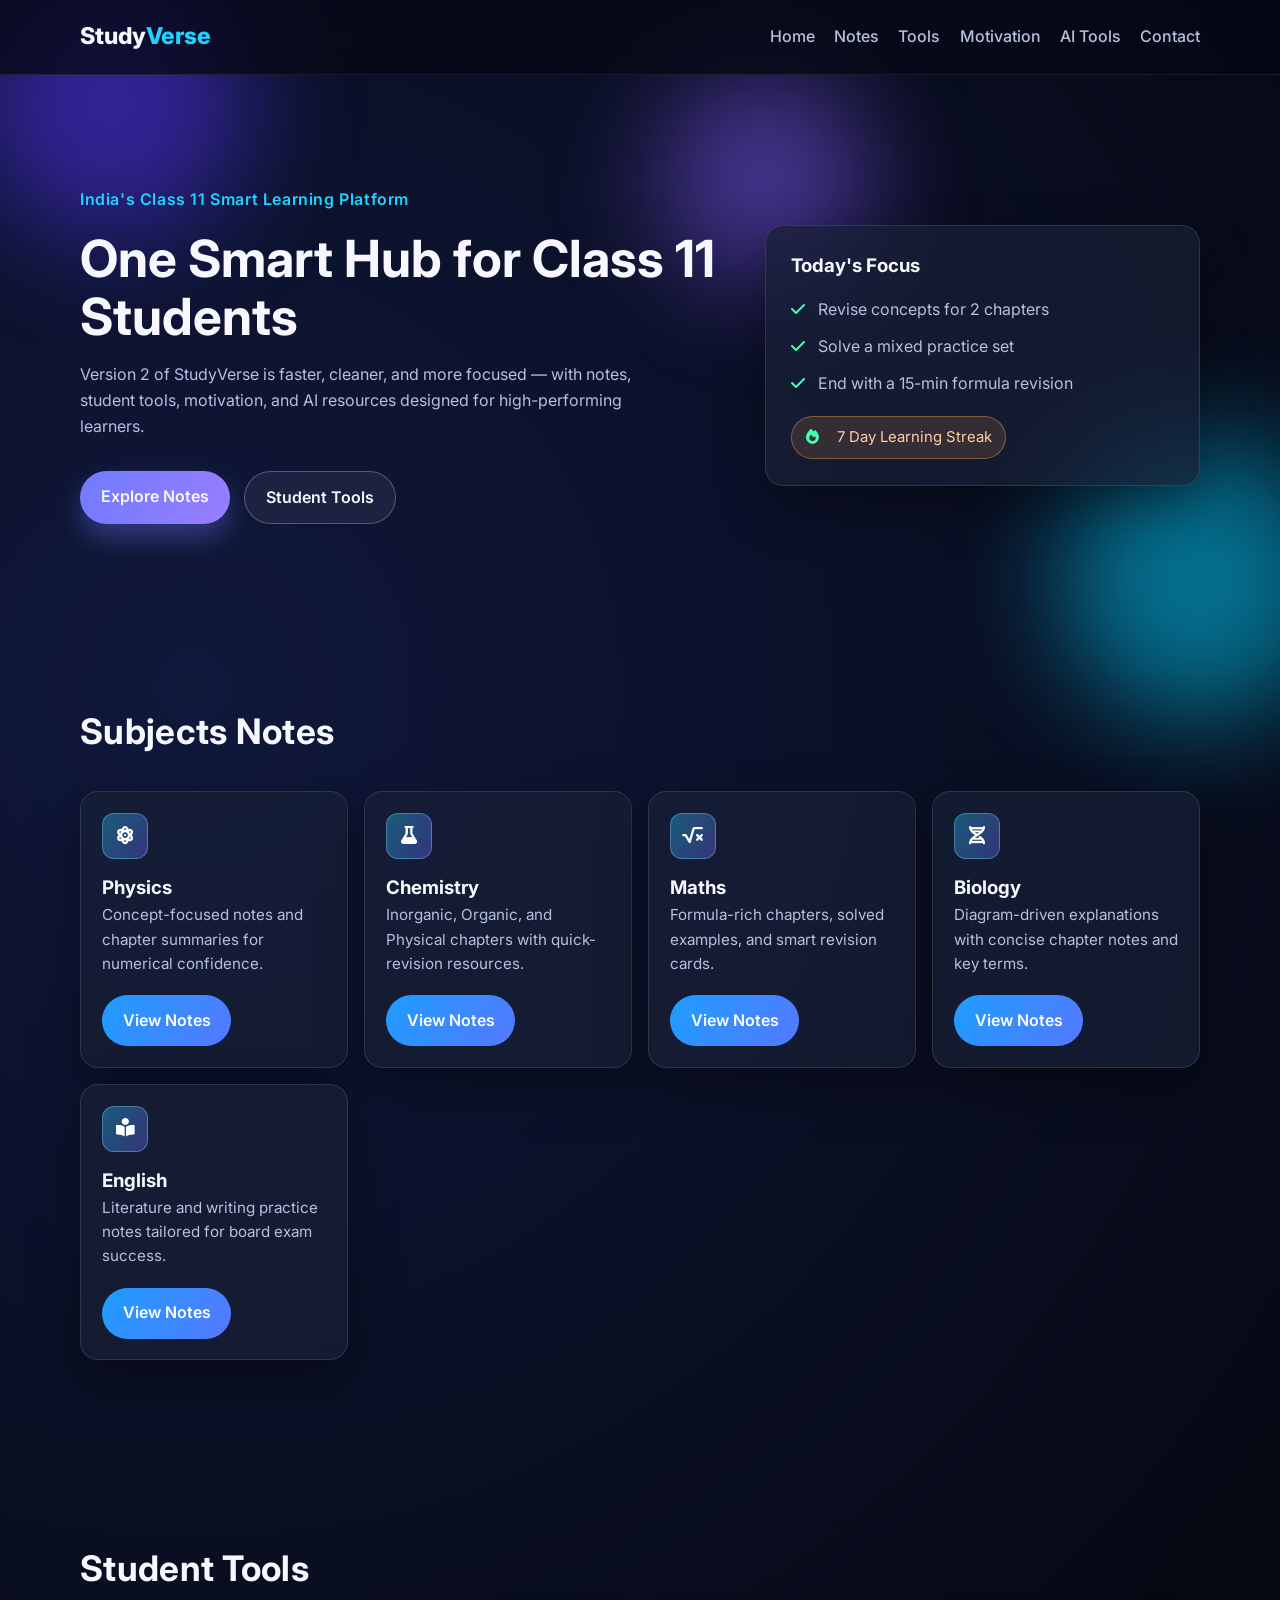
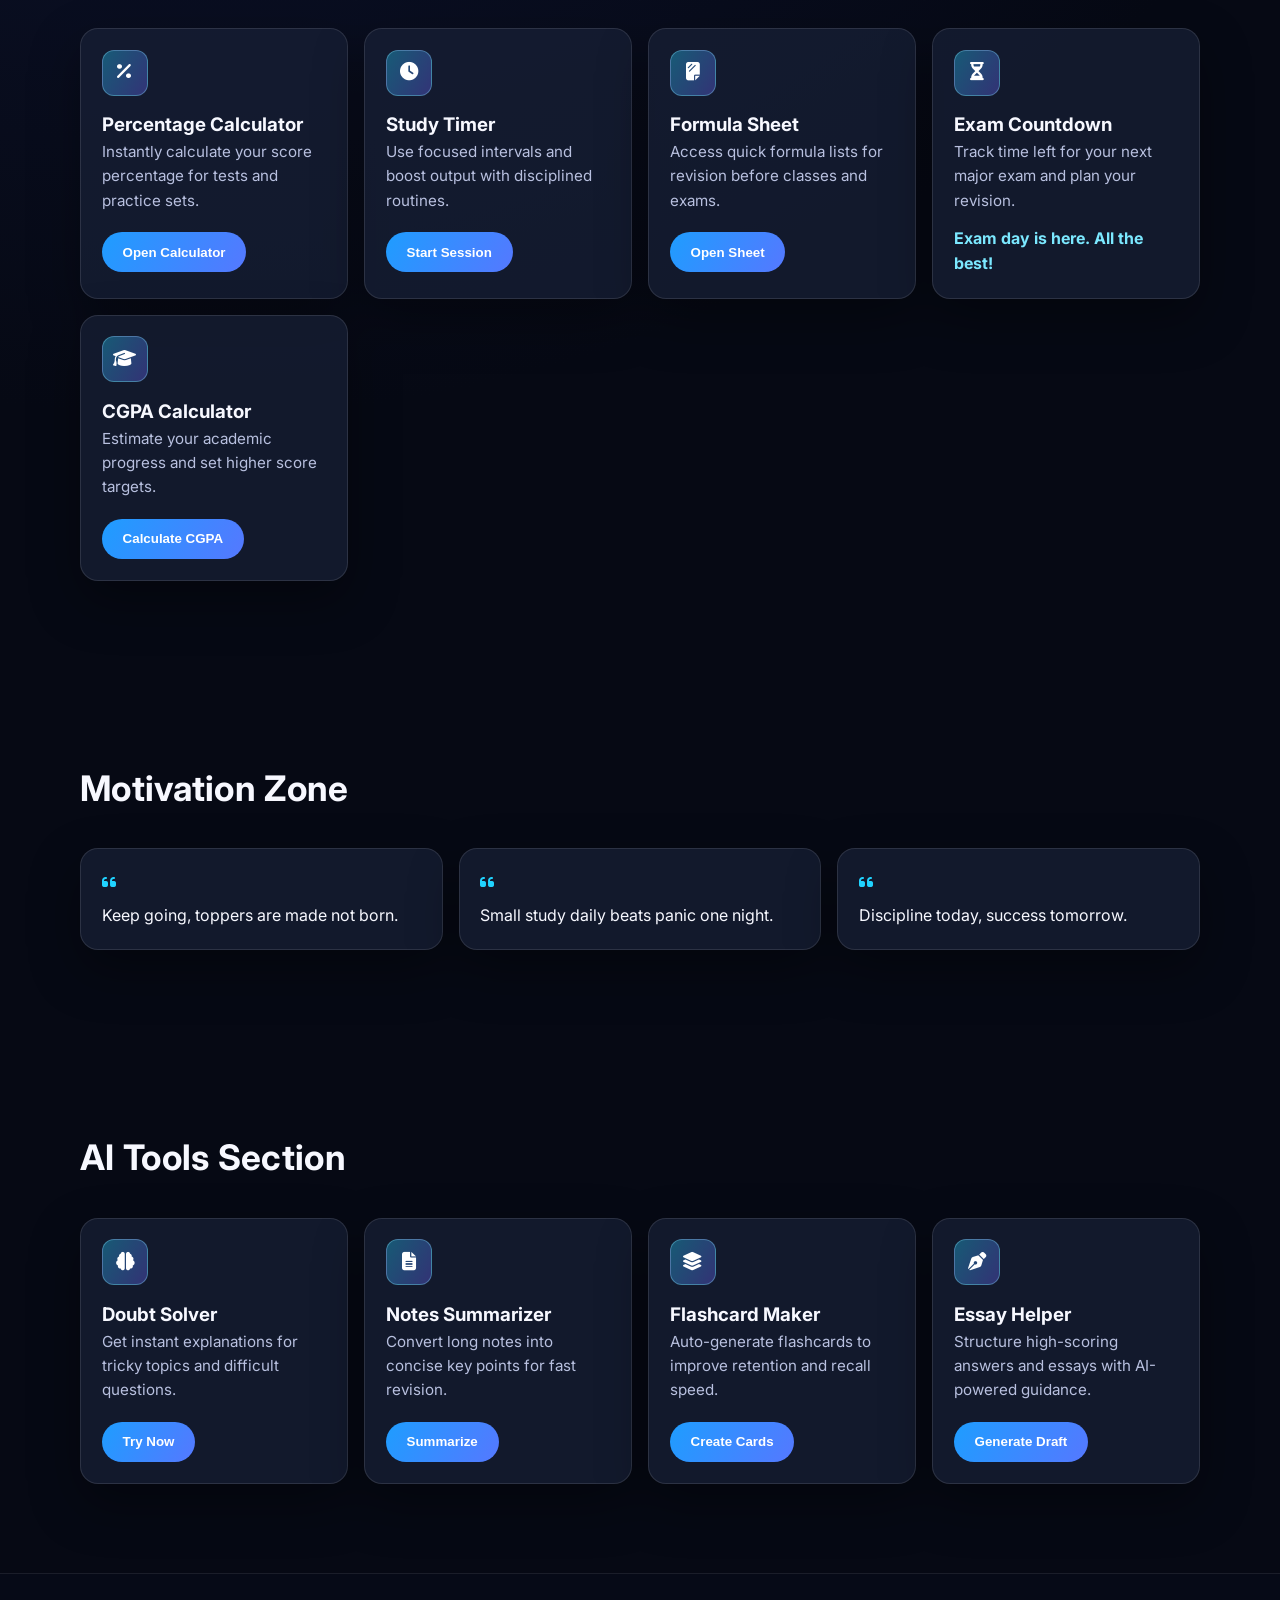
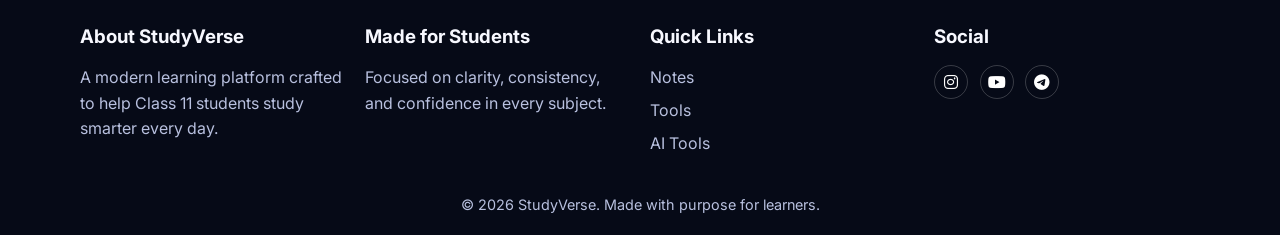
<file: index.html>
<!DOCTYPE html>
<html lang="en">
  <head>
    <meta charset="UTF-8" />
    <meta name="viewport" content="width=device-width, initial-scale=1.0" />
    <meta
      name="description"
      content="StudyVerse Version 2: One smart hub for Class 11 students with notes, tools, motivation, and AI resources."
    />
    <title>StudyVerse v2 | Class 11 Student Hub</title>
    <link rel="preconnect" href="https://fonts.googleapis.com" />
    <link rel="preconnect" href="https://fonts.gstatic.com" crossorigin />
    <link
      href="https://fonts.googleapis.com/css2?family=Inter:wght@400;500;600;700;800&display=swap"
      rel="stylesheet"
    />
    <link
      rel="stylesheet"
      href="https://cdnjs.cloudflare.com/ajax/libs/font-awesome/6.5.2/css/all.min.css"
      integrity="sha512-SnH5WK+bZxgPHs44uWix+LLJAJ9/2PkPKZ5QiAj6Ta86w+fsb2TkR4j8R+9L4Q6QqTqXh4L7+g6fYf9x5n0vJQ=="
      crossorigin="anonymous"
      referrerpolicy="no-referrer"
    />
    <link rel="stylesheet" href="style.css" />
  </head>
  <body>
    <div class="loader" id="loader" aria-live="polite" aria-label="Loading StudyVerse">
      <div class="loader-orb"></div>
      <h2>StudyVerse v2</h2>
      <p>Preparing your smart study space...</p>
    </div>

    <div class="bg-glow bg-glow-1"></div>
    <div class="bg-glow bg-glow-2"></div>
    <div class="bg-glow bg-glow-3"></div>

    <header class="site-header" id="top">
      <nav class="navbar container">
        <a href="#top" class="brand">Study<span>Verse</span></a>

        <button class="menu-toggle" id="menuToggle" aria-label="Toggle menu" aria-expanded="false" aria-controls="navLinks">
          <span></span>
          <span></span>
          <span></span>
        </button>

        <ul class="nav-links" id="navLinks">
          <li><a href="#hero">Home</a></li>
          <li><a href="#notes">Notes</a></li>
          <li><a href="#tools">Tools</a></li>
          <li><a href="#motivation">Motivation</a></li>
          <li><a href="#ai-tools">AI Tools</a></li>
          <li><a href="#footer">Contact</a></li>
        </ul>
      </nav>
    </header>

    <main>
      <section class="hero section" id="hero">
        <div class="container hero-grid reveal">
          <div class="hero-content">
            <p class="eyebrow">India's Class 11 Smart Learning Platform</p>
            <h1>One Smart Hub for Class 11 Students</h1>
            <p class="hero-text">
              Version 2 of StudyVerse is faster, cleaner, and more focused — with notes, student tools,
              motivation, and AI resources designed for high-performing learners.
            </p>
            <div class="hero-actions">
              <a href="#notes" class="btn btn-primary">Explore Notes</a>
              <a href="#tools" class="btn btn-secondary">Student Tools</a>
            </div>
          </div>

          <div class="hero-panel floating">
            <h3>Today's Focus</h3>
            <ul>
              <li><i class="fa-solid fa-check"></i> Revise concepts for 2 chapters</li>
              <li><i class="fa-solid fa-check"></i> Solve a mixed practice set</li>
              <li><i class="fa-solid fa-check"></i> End with a 15-min formula revision</li>
            </ul>
            <div class="streak-badge">
              <i class="fa-solid fa-fire"></i>
              <span>7 Day Learning Streak</span>
            </div>
          </div>
        </div>
      </section>

      <section class="section" id="notes">
        <div class="container">
          <h2 class="section-title reveal">Subjects Notes</h2>
          <div class="card-grid notes-grid">
            <article class="card reveal lift">
              <div class="card-icon"><i class="fa-solid fa-atom"></i></div>
              <h3>Physics</h3>
              <p>Concept-focused notes and chapter summaries for numerical confidence.</p>
              <a class="btn btn-small" href="physics.html">View Notes</a>
            </article>

            <article class="card reveal lift">
              <div class="card-icon"><i class="fa-solid fa-flask"></i></div>
              <h3>Chemistry</h3>
              <p>Inorganic, Organic, and Physical chapters with quick-revision resources.</p>
              <a class="btn btn-small" href="chemistry.html">View Notes</a>
            </article>

            <article class="card reveal lift">
              <div class="card-icon"><i class="fa-solid fa-square-root-variable"></i></div>
              <h3>Maths</h3>
              <p>Formula-rich chapters, solved examples, and smart revision cards.</p>
              <a class="btn btn-small" href="maths.html">View Notes</a>
            </article>

            <article class="card reveal lift">
              <div class="card-icon"><i class="fa-solid fa-dna"></i></div>
              <h3>Biology</h3>
              <p>Diagram-driven explanations with concise chapter notes and key terms.</p>
              <a class="btn btn-small" href="biology.html">View Notes</a>
            </article>

            <article class="card reveal lift">
              <div class="card-icon"><i class="fa-solid fa-book-open-reader"></i></div>
              <h3>English</h3>
              <p>Literature and writing practice notes tailored for board exam success.</p>
              <a class="btn btn-small" href="english.html">View Notes</a>
            </article>
          </div>
        </div>
      </section>

      <section class="section" id="tools">
        <div class="container">
          <h2 class="section-title reveal">Student Tools</h2>

          <div class="card-grid tools-grid">
            <article class="card reveal lift">
              <div class="card-icon"><i class="fa-solid fa-percent"></i></div>
              <h3>Percentage Calculator</h3>
              <p>Instantly calculate your score percentage for tests and practice sets.</p>
              <button class="btn btn-small" id="openCalculator">Open Calculator</button>
            </article>

            <article class="card reveal lift">
              <div class="card-icon"><i class="fa-solid fa-clock"></i></div>
              <h3>Study Timer</h3>
              <p>Use focused intervals and boost output with disciplined routines.</p>
              <button class="btn btn-small">Start Session</button>
            </article>

            <article class="card reveal lift">
              <div class="card-icon"><i class="fa-solid fa-sheet-plastic"></i></div>
              <h3>Formula Sheet</h3>
              <p>Access quick formula lists for revision before classes and exams.</p>
              <button class="btn btn-small">Open Sheet</button>
            </article>

            <article class="card reveal lift countdown-card">
              <div class="card-icon"><i class="fa-solid fa-hourglass-half"></i></div>
              <h3>Exam Countdown</h3>
              <p>Track time left for your next major exam and plan your revision.</p>
              <div class="countdown" id="countdown">Loading countdown...</div>
            </article>

            <article class="card reveal lift">
              <div class="card-icon"><i class="fa-solid fa-graduation-cap"></i></div>
              <h3>CGPA Calculator</h3>
              <p>Estimate your academic progress and set higher score targets.</p>
              <button class="btn btn-small">Calculate CGPA</button>
            </article>
          </div>
        </div>
      </section>

      <section class="section" id="motivation">
        <div class="container">
          <h2 class="section-title reveal">Motivation Zone</h2>
          <div class="card-grid motivation-grid">
            <article class="quote-card reveal lift">
              <i class="fa-solid fa-quote-left"></i>
              <p>Keep going, toppers are made not born.</p>
            </article>
            <article class="quote-card reveal lift">
              <i class="fa-solid fa-quote-left"></i>
              <p>Small study daily beats panic one night.</p>
            </article>
            <article class="quote-card reveal lift">
              <i class="fa-solid fa-quote-left"></i>
              <p>Discipline today, success tomorrow.</p>
            </article>
          </div>
        </div>
      </section>

      <section class="section" id="ai-tools">
        <div class="container">
          <h2 class="section-title reveal">AI Tools Section</h2>
          <div class="card-grid ai-grid">
            <article class="card reveal lift">
              <div class="card-icon"><i class="fa-solid fa-brain"></i></div>
              <h3>Doubt Solver</h3>
              <p>Get instant explanations for tricky topics and difficult questions.</p>
              <button class="btn btn-small">Try Now</button>
            </article>

            <article class="card reveal lift">
              <div class="card-icon"><i class="fa-solid fa-file-lines"></i></div>
              <h3>Notes Summarizer</h3>
              <p>Convert long notes into concise key points for fast revision.</p>
              <button class="btn btn-small">Summarize</button>
            </article>

            <article class="card reveal lift">
              <div class="card-icon"><i class="fa-solid fa-layer-group"></i></div>
              <h3>Flashcard Maker</h3>
              <p>Auto-generate flashcards to improve retention and recall speed.</p>
              <button class="btn btn-small">Create Cards</button>
            </article>

            <article class="card reveal lift">
              <div class="card-icon"><i class="fa-solid fa-pen-nib"></i></div>
              <h3>Essay Helper</h3>
              <p>Structure high-scoring answers and essays with AI-powered guidance.</p>
              <button class="btn btn-small">Generate Draft</button>
            </article>
          </div>
        </div>
      </section>
    </main>

    <footer class="site-footer" id="footer">
      <div class="container footer-grid">
        <div>
          <h3>About StudyVerse</h3>
          <p>A modern learning platform crafted to help Class 11 students study smarter every day.</p>
        </div>
        <div>
          <h3>Made for Students</h3>
          <p>Focused on clarity, consistency, and confidence in every subject.</p>
        </div>
        <div>
          <h3>Quick Links</h3>
          <ul class="footer-links">
            <li><a href="#notes">Notes</a></li>
            <li><a href="#tools">Tools</a></li>
            <li><a href="#ai-tools">AI Tools</a></li>
          </ul>
        </div>
        <div>
          <h3>Social</h3>
          <div class="social-icons">
            <a href="#" aria-label="Instagram"><i class="fa-brands fa-instagram"></i></a>
            <a href="#" aria-label="YouTube"><i class="fa-brands fa-youtube"></i></a>
            <a href="#" aria-label="Telegram"><i class="fa-brands fa-telegram"></i></a>
          </div>
        </div>
      </div>
      <p class="copyright">© 2026 StudyVerse. Made with purpose for learners.</p>
    </footer>

    <div class="modal" id="calculatorModal" aria-hidden="true" role="dialog" aria-labelledby="calculatorTitle">
      <div class="modal-content">
        <button class="close-modal" id="closeCalculator" aria-label="Close calculator">
          <i class="fa-solid fa-xmark"></i>
        </button>
        <h3 id="calculatorTitle">Percentage Calculator</h3>
        <p>Enter your marks to calculate percentage instantly.</p>

        <div class="input-group">
          <label for="obtainedMarks">Obtained Marks</label>
          <input type="number" id="obtainedMarks" placeholder="e.g. 418" min="0" />
        </div>

        <div class="input-group">
          <label for="totalMarks">Total Marks</label>
          <input type="number" id="totalMarks" placeholder="e.g. 500" min="1" />
        </div>

        <button class="btn btn-primary full" id="calculateBtn">Calculate Percentage</button>
        <p class="result" id="percentageResult">Your result will appear here.</p>
      </div>
    </div>

    <script src="script.js"></script>
  </body>
</html>
</file>
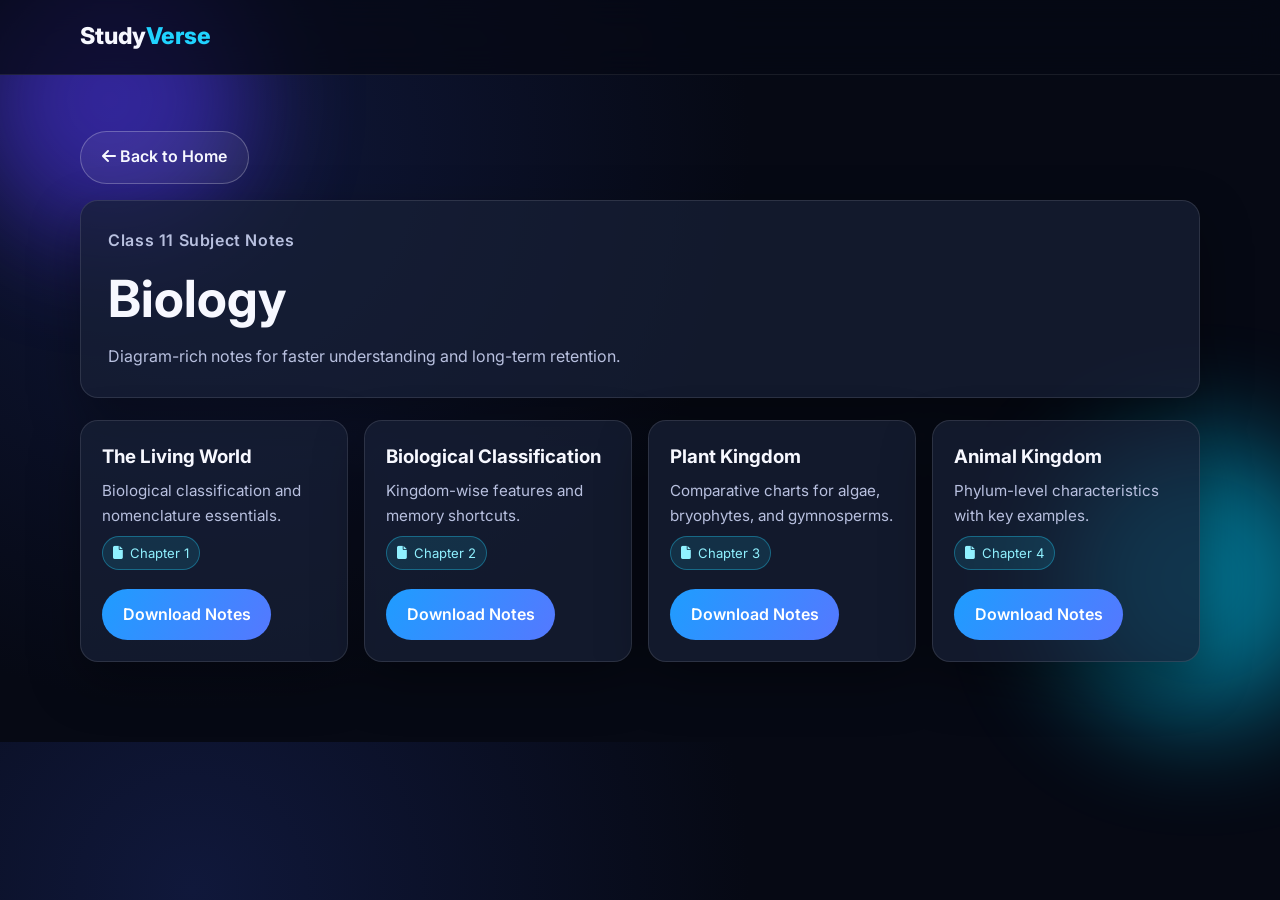
<file: biology.html>
<!DOCTYPE html>
<html lang="en">
  <head>
    <meta charset="UTF-8" />
    <meta name="viewport" content="width=device-width, initial-scale=1.0" />
    <title>Biology Notes | StudyVerse</title>
    <link rel="preconnect" href="https://fonts.googleapis.com" />
    <link rel="preconnect" href="https://fonts.gstatic.com" crossorigin />
    <link href="https://fonts.googleapis.com/css2?family=Inter:wght@400;500;600;700;800&display=swap" rel="stylesheet" />
    <link rel="stylesheet" href="https://cdnjs.cloudflare.com/ajax/libs/font-awesome/6.5.2/css/all.min.css" crossorigin="anonymous" referrerpolicy="no-referrer" />
    <link rel="stylesheet" href="style.css" />
  </head>
  <body>
    <div class="bg-glow bg-glow-1"></div><div class="bg-glow bg-glow-2"></div>
    <header class="site-header"><nav class="navbar container"><a href="index.html" class="brand">Study<span>Verse</span></a></nav></header>
    <main class="subject-main">
      <div class="container">
        <a href="index.html" class="btn btn-secondary back-home"><i class="fa-solid fa-arrow-left"></i> Back to Home</a>
        <section class="subject-hero reveal"><p class="eyebrow">Class 11 Subject Notes</p><h1>Biology</h1><p>Diagram-rich notes for faster understanding and long-term retention.</p></section>
        <section class="subject-grid">
          <article class="subject-card reveal lift"><h3>The Living World</h3><p>Biological classification and nomenclature essentials.</p><span class="chapter-meta"><i class="fa-solid fa-file"></i> Chapter 1</span><a href="#" class="btn btn-small" download>Download Notes</a></article>
          <article class="subject-card reveal lift"><h3>Biological Classification</h3><p>Kingdom-wise features and memory shortcuts.</p><span class="chapter-meta"><i class="fa-solid fa-file"></i> Chapter 2</span><a href="#" class="btn btn-small" download>Download Notes</a></article>
          <article class="subject-card reveal lift"><h3>Plant Kingdom</h3><p>Comparative charts for algae, bryophytes, and gymnosperms.</p><span class="chapter-meta"><i class="fa-solid fa-file"></i> Chapter 3</span><a href="#" class="btn btn-small" download>Download Notes</a></article>
          <article class="subject-card reveal lift"><h3>Animal Kingdom</h3><p>Phylum-level characteristics with key examples.</p><span class="chapter-meta"><i class="fa-solid fa-file"></i> Chapter 4</span><a href="#" class="btn btn-small" download>Download Notes</a></article>
        </section>
      </div>
    </main>
    <script src="script.js"></script>
  </body>
</html>
</file>
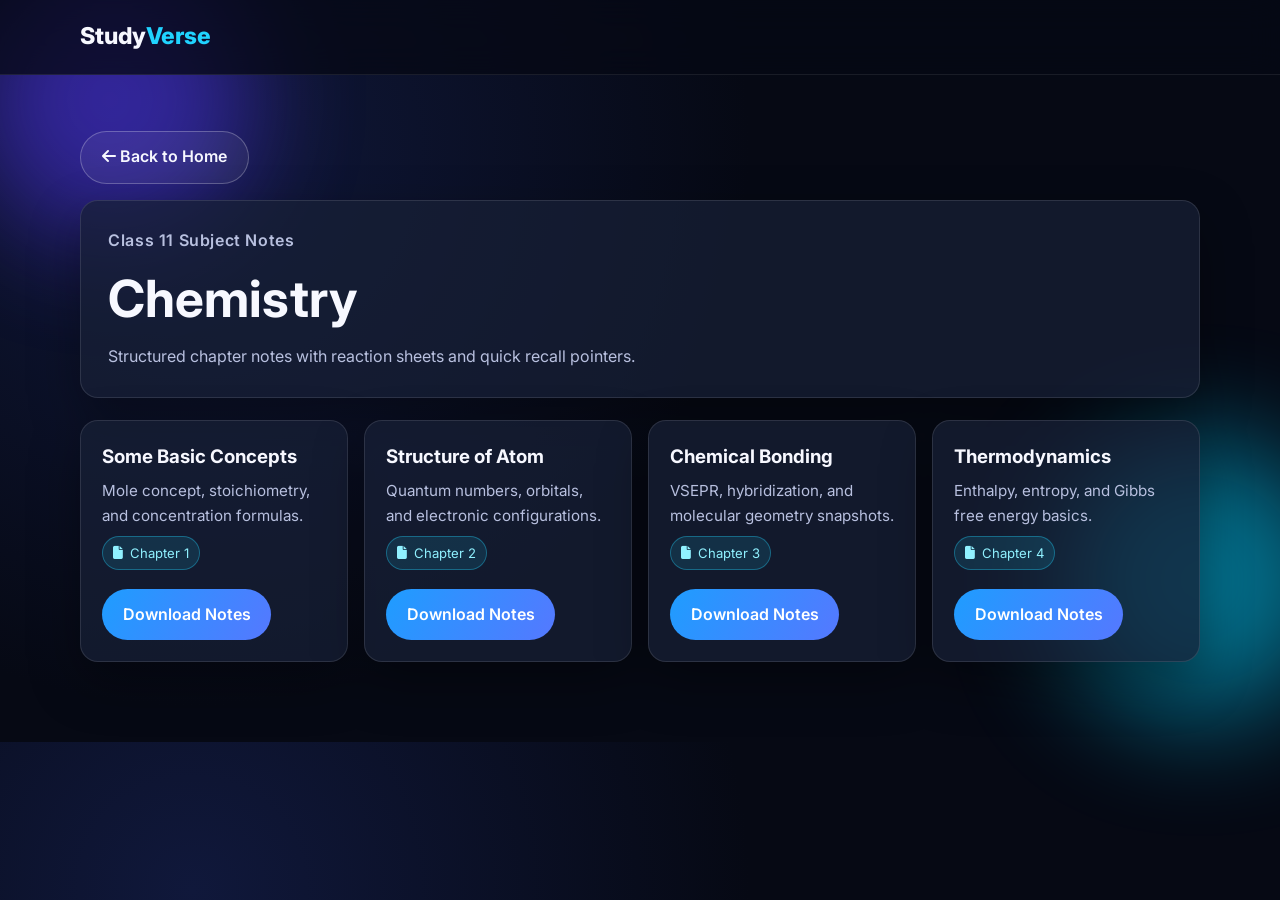
<file: chemistry.html>
<!DOCTYPE html>
<html lang="en">
  <head>
    <meta charset="UTF-8" />
    <meta name="viewport" content="width=device-width, initial-scale=1.0" />
    <title>Chemistry Notes | StudyVerse</title>
    <link rel="preconnect" href="https://fonts.googleapis.com" />
    <link rel="preconnect" href="https://fonts.gstatic.com" crossorigin />
    <link href="https://fonts.googleapis.com/css2?family=Inter:wght@400;500;600;700;800&display=swap" rel="stylesheet" />
    <link rel="stylesheet" href="https://cdnjs.cloudflare.com/ajax/libs/font-awesome/6.5.2/css/all.min.css" crossorigin="anonymous" referrerpolicy="no-referrer" />
    <link rel="stylesheet" href="style.css" />
  </head>
  <body>
    <div class="bg-glow bg-glow-1"></div><div class="bg-glow bg-glow-2"></div>
    <header class="site-header"><nav class="navbar container"><a href="index.html" class="brand">Study<span>Verse</span></a></nav></header>
    <main class="subject-main">
      <div class="container">
        <a href="index.html" class="btn btn-secondary back-home"><i class="fa-solid fa-arrow-left"></i> Back to Home</a>
        <section class="subject-hero reveal"><p class="eyebrow">Class 11 Subject Notes</p><h1>Chemistry</h1><p>Structured chapter notes with reaction sheets and quick recall pointers.</p></section>
        <section class="subject-grid">
          <article class="subject-card reveal lift"><h3>Some Basic Concepts</h3><p>Mole concept, stoichiometry, and concentration formulas.</p><span class="chapter-meta"><i class="fa-solid fa-file"></i> Chapter 1</span><a href="#" class="btn btn-small" download>Download Notes</a></article>
          <article class="subject-card reveal lift"><h3>Structure of Atom</h3><p>Quantum numbers, orbitals, and electronic configurations.</p><span class="chapter-meta"><i class="fa-solid fa-file"></i> Chapter 2</span><a href="#" class="btn btn-small" download>Download Notes</a></article>
          <article class="subject-card reveal lift"><h3>Chemical Bonding</h3><p>VSEPR, hybridization, and molecular geometry snapshots.</p><span class="chapter-meta"><i class="fa-solid fa-file"></i> Chapter 3</span><a href="#" class="btn btn-small" download>Download Notes</a></article>
          <article class="subject-card reveal lift"><h3>Thermodynamics</h3><p>Enthalpy, entropy, and Gibbs free energy basics.</p><span class="chapter-meta"><i class="fa-solid fa-file"></i> Chapter 4</span><a href="#" class="btn btn-small" download>Download Notes</a></article>
        </section>
      </div>
    </main>
    <script src="script.js"></script>
  </body>
</html>
</file>
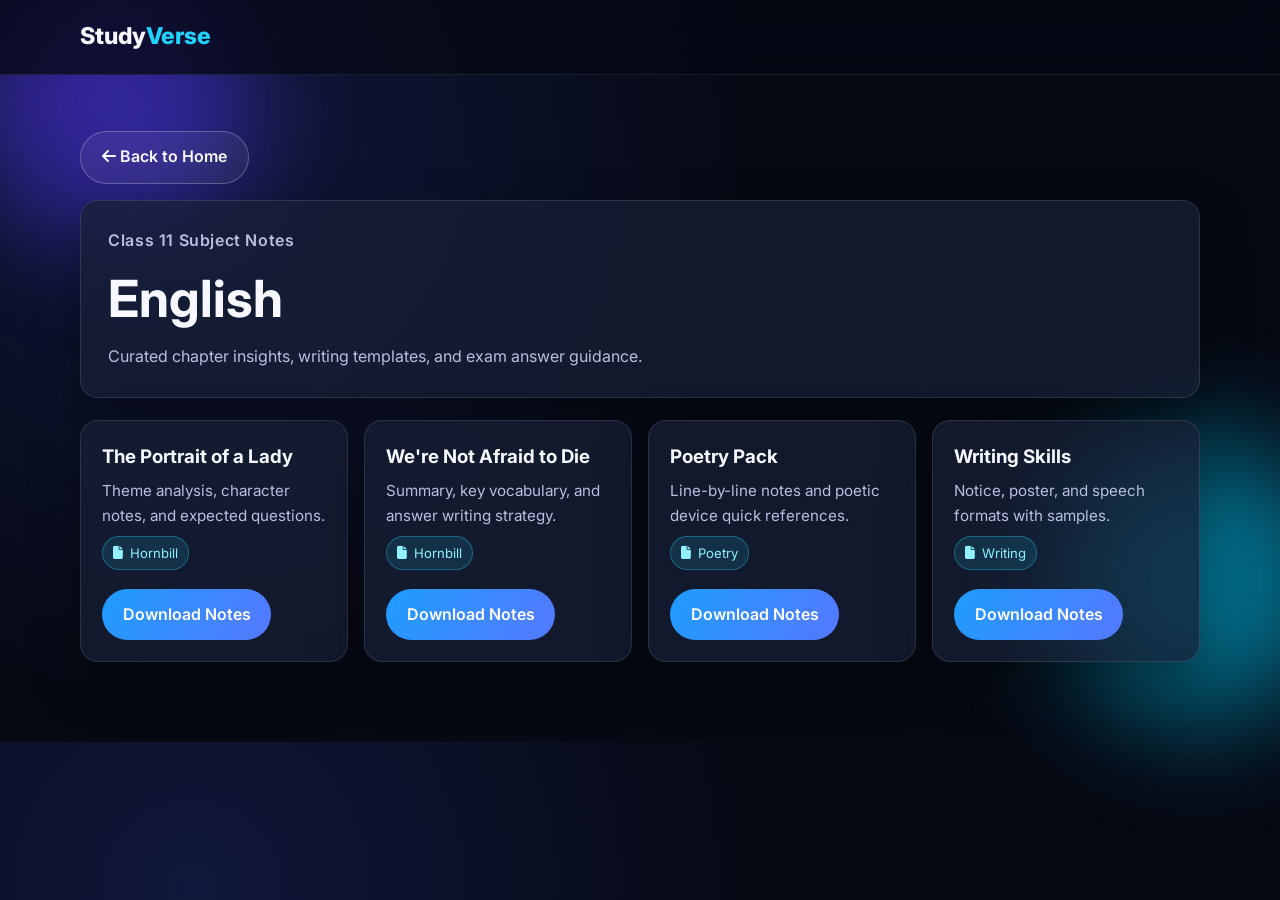
<file: english.html>
<!DOCTYPE html>
<html lang="en">
  <head>
    <meta charset="UTF-8" />
    <meta name="viewport" content="width=device-width, initial-scale=1.0" />
    <title>English Notes | StudyVerse</title>
    <link rel="preconnect" href="https://fonts.googleapis.com" />
    <link rel="preconnect" href="https://fonts.gstatic.com" crossorigin />
    <link href="https://fonts.googleapis.com/css2?family=Inter:wght@400;500;600;700;800&display=swap" rel="stylesheet" />
    <link rel="stylesheet" href="https://cdnjs.cloudflare.com/ajax/libs/font-awesome/6.5.2/css/all.min.css" crossorigin="anonymous" referrerpolicy="no-referrer" />
    <link rel="stylesheet" href="style.css" />
  </head>
  <body>
    <div class="bg-glow bg-glow-1"></div><div class="bg-glow bg-glow-2"></div>
    <header class="site-header"><nav class="navbar container"><a href="index.html" class="brand">Study<span>Verse</span></a></nav></header>
    <main class="subject-main">
      <div class="container">
        <a href="index.html" class="btn btn-secondary back-home"><i class="fa-solid fa-arrow-left"></i> Back to Home</a>
        <section class="subject-hero reveal"><p class="eyebrow">Class 11 Subject Notes</p><h1>English</h1><p>Curated chapter insights, writing templates, and exam answer guidance.</p></section>
        <section class="subject-grid">
          <article class="subject-card reveal lift"><h3>The Portrait of a Lady</h3><p>Theme analysis, character notes, and expected questions.</p><span class="chapter-meta"><i class="fa-solid fa-file"></i> Hornbill</span><a href="#" class="btn btn-small" download>Download Notes</a></article>
          <article class="subject-card reveal lift"><h3>We're Not Afraid to Die</h3><p>Summary, key vocabulary, and answer writing strategy.</p><span class="chapter-meta"><i class="fa-solid fa-file"></i> Hornbill</span><a href="#" class="btn btn-small" download>Download Notes</a></article>
          <article class="subject-card reveal lift"><h3>Poetry Pack</h3><p>Line-by-line notes and poetic device quick references.</p><span class="chapter-meta"><i class="fa-solid fa-file"></i> Poetry</span><a href="#" class="btn btn-small" download>Download Notes</a></article>
          <article class="subject-card reveal lift"><h3>Writing Skills</h3><p>Notice, poster, and speech formats with samples.</p><span class="chapter-meta"><i class="fa-solid fa-file"></i> Writing</span><a href="#" class="btn btn-small" download>Download Notes</a></article>
        </section>
      </div>
    </main>
    <script src="script.js"></script>
  </body>
</html>
</file>
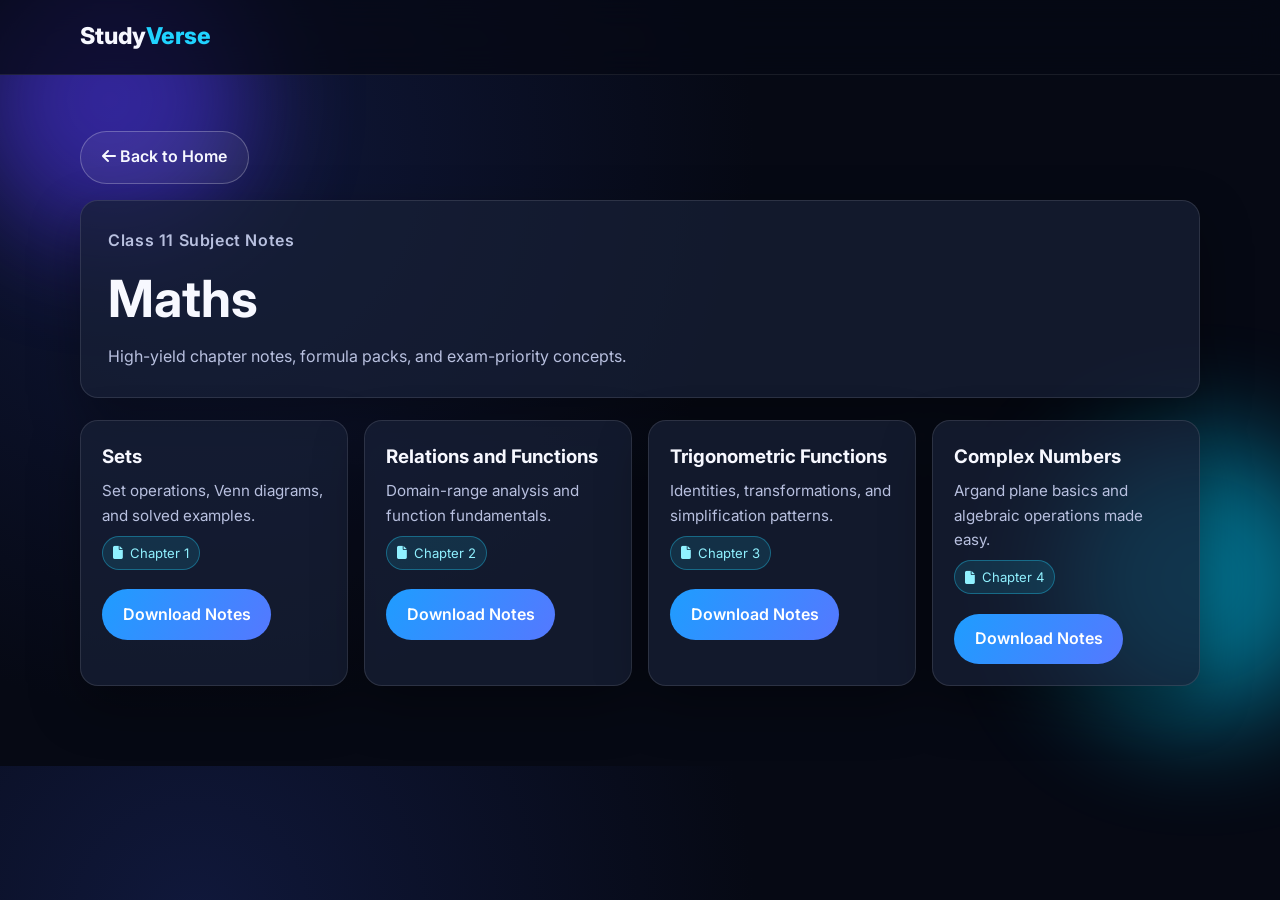
<file: maths.html>
<!DOCTYPE html>
<html lang="en">
  <head>
    <meta charset="UTF-8" />
    <meta name="viewport" content="width=device-width, initial-scale=1.0" />
    <title>Maths Notes | StudyVerse</title>
    <link rel="preconnect" href="https://fonts.googleapis.com" />
    <link rel="preconnect" href="https://fonts.gstatic.com" crossorigin />
    <link href="https://fonts.googleapis.com/css2?family=Inter:wght@400;500;600;700;800&display=swap" rel="stylesheet" />
    <link rel="stylesheet" href="https://cdnjs.cloudflare.com/ajax/libs/font-awesome/6.5.2/css/all.min.css" crossorigin="anonymous" referrerpolicy="no-referrer" />
    <link rel="stylesheet" href="style.css" />
  </head>
  <body>
    <div class="bg-glow bg-glow-1"></div><div class="bg-glow bg-glow-2"></div>
    <header class="site-header"><nav class="navbar container"><a href="index.html" class="brand">Study<span>Verse</span></a></nav></header>
    <main class="subject-main">
      <div class="container">
        <a href="index.html" class="btn btn-secondary back-home"><i class="fa-solid fa-arrow-left"></i> Back to Home</a>
        <section class="subject-hero reveal"><p class="eyebrow">Class 11 Subject Notes</p><h1>Maths</h1><p>High-yield chapter notes, formula packs, and exam-priority concepts.</p></section>
        <section class="subject-grid">
          <article class="subject-card reveal lift"><h3>Sets</h3><p>Set operations, Venn diagrams, and solved examples.</p><span class="chapter-meta"><i class="fa-solid fa-file"></i> Chapter 1</span><a href="#" class="btn btn-small" download>Download Notes</a></article>
          <article class="subject-card reveal lift"><h3>Relations and Functions</h3><p>Domain-range analysis and function fundamentals.</p><span class="chapter-meta"><i class="fa-solid fa-file"></i> Chapter 2</span><a href="#" class="btn btn-small" download>Download Notes</a></article>
          <article class="subject-card reveal lift"><h3>Trigonometric Functions</h3><p>Identities, transformations, and simplification patterns.</p><span class="chapter-meta"><i class="fa-solid fa-file"></i> Chapter 3</span><a href="#" class="btn btn-small" download>Download Notes</a></article>
          <article class="subject-card reveal lift"><h3>Complex Numbers</h3><p>Argand plane basics and algebraic operations made easy.</p><span class="chapter-meta"><i class="fa-solid fa-file"></i> Chapter 4</span><a href="#" class="btn btn-small" download>Download Notes</a></article>
        </section>
      </div>
    </main>
    <script src="script.js"></script>
  </body>
</html>
</file>
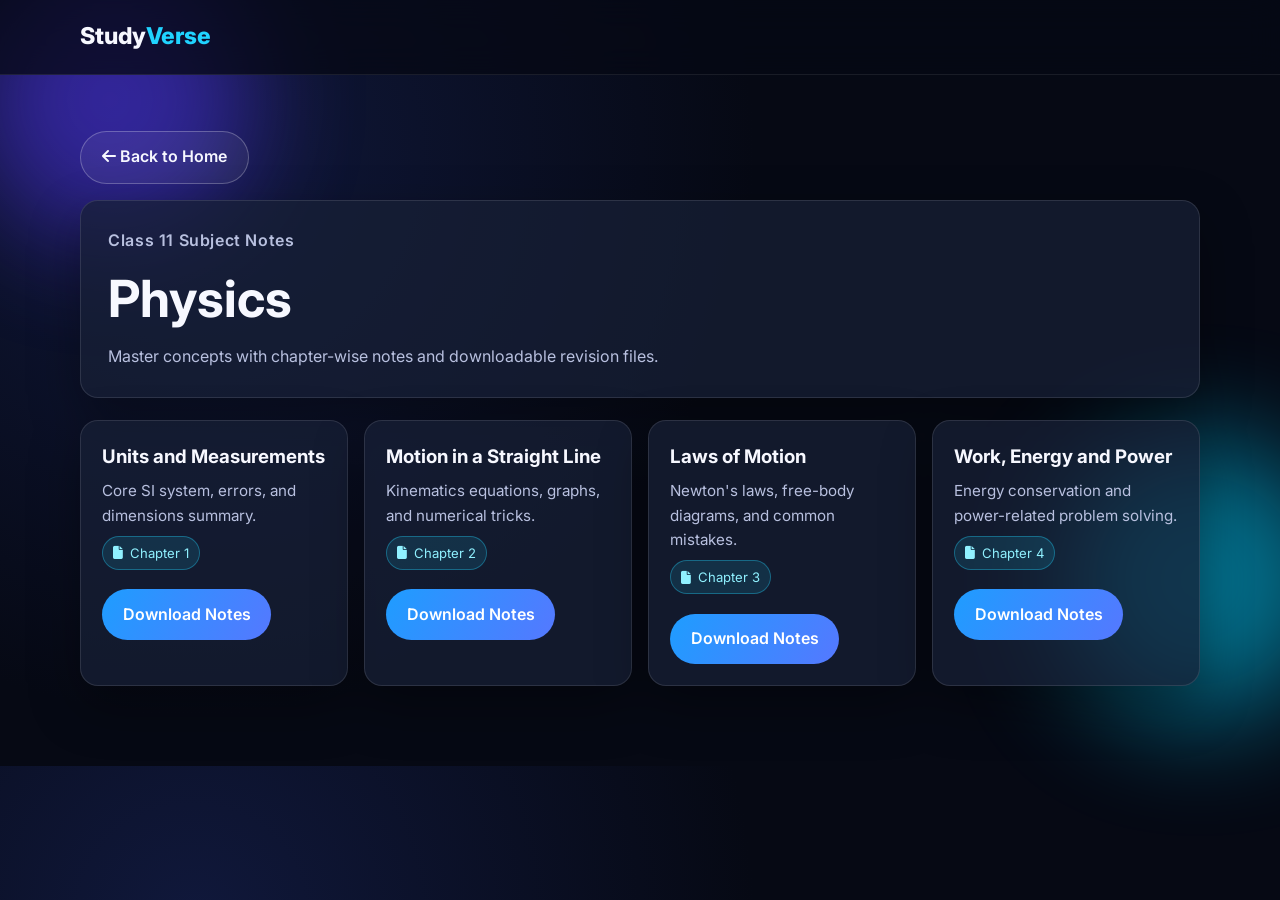
<file: physics.html>
<!DOCTYPE html>
<html lang="en">
  <head>
    <meta charset="UTF-8" />
    <meta name="viewport" content="width=device-width, initial-scale=1.0" />
    <title>Physics Notes | StudyVerse</title>
    <link rel="preconnect" href="https://fonts.googleapis.com" />
    <link rel="preconnect" href="https://fonts.gstatic.com" crossorigin />
    <link href="https://fonts.googleapis.com/css2?family=Inter:wght@400;500;600;700;800&display=swap" rel="stylesheet" />
    <link rel="stylesheet" href="https://cdnjs.cloudflare.com/ajax/libs/font-awesome/6.5.2/css/all.min.css" crossorigin="anonymous" referrerpolicy="no-referrer" />
    <link rel="stylesheet" href="style.css" />
  </head>
  <body>
    <div class="bg-glow bg-glow-1"></div><div class="bg-glow bg-glow-2"></div>
    <header class="site-header"><nav class="navbar container"><a href="index.html" class="brand">Study<span>Verse</span></a></nav></header>
    <main class="subject-main">
      <div class="container">
        <a href="index.html" class="btn btn-secondary back-home"><i class="fa-solid fa-arrow-left"></i> Back to Home</a>
        <section class="subject-hero reveal">
          <p class="eyebrow">Class 11 Subject Notes</p>
          <h1>Physics</h1>
          <p>Master concepts with chapter-wise notes and downloadable revision files.</p>
        </section>

        <section class="subject-grid">
          <article class="subject-card reveal lift"><h3>Units and Measurements</h3><p>Core SI system, errors, and dimensions summary.</p><span class="chapter-meta"><i class="fa-solid fa-file"></i> Chapter 1</span><a href="#" class="btn btn-small" download>Download Notes</a></article>
          <article class="subject-card reveal lift"><h3>Motion in a Straight Line</h3><p>Kinematics equations, graphs, and numerical tricks.</p><span class="chapter-meta"><i class="fa-solid fa-file"></i> Chapter 2</span><a href="#" class="btn btn-small" download>Download Notes</a></article>
          <article class="subject-card reveal lift"><h3>Laws of Motion</h3><p>Newton's laws, free-body diagrams, and common mistakes.</p><span class="chapter-meta"><i class="fa-solid fa-file"></i> Chapter 3</span><a href="#" class="btn btn-small" download>Download Notes</a></article>
          <article class="subject-card reveal lift"><h3>Work, Energy and Power</h3><p>Energy conservation and power-related problem solving.</p><span class="chapter-meta"><i class="fa-solid fa-file"></i> Chapter 4</span><a href="#" class="btn btn-small" download>Download Notes</a></article>
        </section>
      </div>
    </main>
    <script src="script.js"></script>
  </body>
</html>
</file>
<file: style.css>
:root {
  --bg-primary: #060914;
  --bg-secondary: #11172a;
  --card-bg: rgba(24, 32, 55, 0.72);
  --text-primary: #f7f8ff;
  --text-secondary: #b8c0df;
  --accent: #6f7bff;
  --accent-2: #20d3ff;
  --success: #42ffb3;
  --danger: #ff92af;
  --shadow: 0 20px 50px rgba(0, 0, 0, 0.35);
  --radius: 18px;
  --container: min(1120px, 92vw);
}

* {
  box-sizing: border-box;
  margin: 0;
  padding: 0;
}

html {
  scroll-behavior: smooth;
}

body {
  font-family: "Inter", sans-serif;
  color: var(--text-primary);
  background: radial-gradient(circle at 15% 20%, #10183b 0%, var(--bg-primary) 45%), var(--bg-primary);
  line-height: 1.6;
  overflow-x: hidden;
}

body.loading {
  overflow: hidden;
}

.container {
  width: var(--container);
  margin: 0 auto;
}

.section {
  padding: 5.6rem 0;
  position: relative;
}

.section-title {
  font-size: clamp(1.7rem, 3vw, 2.2rem);
  margin-bottom: 2rem;
  letter-spacing: 0.3px;
}

.loader {
  position: fixed;
  inset: 0;
  background: #040712;
  display: grid;
  place-content: center;
  gap: 0.5rem;
  text-align: center;
  z-index: 10000;
  transition: opacity 0.5s ease, visibility 0.5s ease;
}

.loader.hide {
  opacity: 0;
  visibility: hidden;
}

.loader h2 {
  font-size: 1.45rem;
}

.loader p {
  color: #9facdf;
}

.loader-orb {
  width: 72px;
  height: 72px;
  border-radius: 50%;
  margin: 0 auto 0.8rem;
  background: conic-gradient(from 0deg, #6f7bff, #20d3ff, #6f7bff);
  animation: spin 1.2s linear infinite;
  position: relative;
}

.loader-orb::before {
  content: "";
  position: absolute;
  inset: 8px;
  border-radius: 50%;
  background: #050918;
}

.site-header {
  position: sticky;
  top: 0;
  z-index: 999;
  backdrop-filter: blur(16px);
  background: rgba(6, 9, 20, 0.75);
  border-bottom: 1px solid rgba(255, 255, 255, 0.08);
}

.navbar {
  display: flex;
  align-items: center;
  justify-content: space-between;
  min-height: 74px;
}

.brand {
  text-decoration: none;
  font-size: 1.45rem;
  font-weight: 800;
  color: var(--text-primary);
}

.brand span {
  color: var(--accent-2);
}

.nav-links {
  display: flex;
  list-style: none;
  gap: 1.2rem;
}

.nav-links a {
  color: var(--text-secondary);
  text-decoration: none;
  font-weight: 500;
  transition: color 0.2s ease;
}

.nav-links a:hover {
  color: var(--text-primary);
}

.menu-toggle {
  display: none;
  background: transparent;
  border: 0;
  cursor: pointer;
}

.menu-toggle span {
  display: block;
  width: 24px;
  height: 2px;
  margin: 5px 0;
  background: var(--text-primary);
}

.hero {
  padding-top: 7rem;
}

.hero-grid {
  display: grid;
  grid-template-columns: 1.2fr 0.8fr;
  gap: 2rem;
  align-items: center;
}

.eyebrow {
  display: inline-block;
  margin-bottom: 1rem;
  color: var(--accent-2);
  font-weight: 600;
  letter-spacing: 0.6px;
}

.hero h1,
.subject-hero h1 {
  font-size: clamp(2rem, 4vw, 3.35rem);
  line-height: 1.15;
  margin-bottom: 1rem;
}

.hero-text {
  color: var(--text-secondary);
  max-width: 58ch;
}

.hero-actions {
  margin-top: 2rem;
  display: flex;
  gap: 0.9rem;
  flex-wrap: wrap;
}

.hero-panel,
.card,
.quote-card,
.modal-content,
.subject-hero,
.subject-card {
  background: var(--card-bg);
  border: 1px solid rgba(255, 255, 255, 0.11);
  border-radius: var(--radius);
  box-shadow: var(--shadow);
}

.hero-panel {
  padding: 1.6rem;
}

.hero-panel h3 {
  margin-bottom: 1rem;
}

.hero-panel ul {
  list-style: none;
  display: grid;
  gap: 0.7rem;
  margin-bottom: 1.2rem;
  color: var(--text-secondary);
}

.hero-panel i {
  color: var(--success);
  margin-right: 0.55rem;
}

.streak-badge {
  display: inline-flex;
  align-items: center;
  gap: 0.55rem;
  border: 1px solid rgba(255, 163, 72, 0.4);
  background: rgba(255, 163, 72, 0.14);
  color: #ffd0a6;
  padding: 0.55rem 0.85rem;
  border-radius: 999px;
  font-size: 0.93rem;
}

.btn {
  border: 0;
  border-radius: 999px;
  padding: 0.78rem 1.3rem;
  font-weight: 600;
  cursor: pointer;
  transition: transform 0.25s ease, box-shadow 0.25s ease, filter 0.25s ease;
  text-decoration: none;
  display: inline-block;
}

.btn:hover {
  transform: translateY(-2px);
  filter: brightness(1.08);
}

.btn-primary {
  color: #f7f9ff;
  background: linear-gradient(120deg, var(--accent), #9a7dff);
  box-shadow: 0 14px 26px rgba(111, 123, 255, 0.35);
}

.btn-secondary {
  color: var(--text-primary);
  border: 1px solid rgba(255, 255, 255, 0.25);
  background: rgba(255, 255, 255, 0.06);
}

.btn-small {
  margin-top: 1.2rem;
  color: #fff;
  background: linear-gradient(120deg, #1e9dff, #5578ff);
}

.card-grid,
.subject-grid {
  display: grid;
  grid-template-columns: repeat(auto-fit, minmax(220px, 1fr));
  gap: 1rem;
}

.card,
.quote-card,
.subject-card {
  padding: 1.3rem;
}

.card p,
.subject-card p {
  color: var(--text-secondary);
  font-size: 0.95rem;
}

.card-icon {
  width: 46px;
  height: 46px;
  border-radius: 12px;
  display: grid;
  place-items: center;
  margin-bottom: 0.9rem;
  font-size: 1.15rem;
  color: #fff;
  background: linear-gradient(120deg, rgba(32, 211, 255, 0.35), rgba(110, 99, 255, 0.35));
  border: 1px solid rgba(137, 229, 255, 0.35);
}

.countdown {
  margin-top: 0.8rem;
  font-weight: 700;
  color: #7be8ff;
}

.quote-card i {
  color: var(--accent-2);
  margin-bottom: 0.8rem;
}

.site-footer {
  background: rgba(7, 11, 24, 0.95);
  border-top: 1px solid rgba(255, 255, 255, 0.08);
  padding: 3rem 0 1.2rem;
}

.footer-grid {
  display: grid;
  grid-template-columns: repeat(auto-fit, minmax(200px, 1fr));
  gap: 1.2rem;
}

.site-footer h3 {
  margin-bottom: 0.8rem;
}

.site-footer p,
.footer-links a {
  color: var(--text-secondary);
}

.footer-links {
  list-style: none;
  display: grid;
  gap: 0.45rem;
}

.footer-links a {
  text-decoration: none;
}

.social-icons {
  display: flex;
  gap: 0.7rem;
}

.social-icons a {
  width: 34px;
  height: 34px;
  border-radius: 50%;
  display: grid;
  place-items: center;
  color: white;
  text-decoration: none;
  border: 1px solid rgba(255, 255, 255, 0.2);
}

.copyright {
  text-align: center;
  color: #95a0c9;
  margin-top: 2.3rem;
  font-size: 0.9rem;
}

.modal {
  position: fixed;
  inset: 0;
  background: rgba(2, 6, 17, 0.8);
  display: grid;
  place-items: center;
  padding: 1rem;
  opacity: 0;
  visibility: hidden;
  transition: opacity 0.25s ease;
  z-index: 9999;
}

.modal.open {
  opacity: 1;
  visibility: visible;
}

.modal-content {
  width: min(450px, 96vw);
  padding: 1.4rem;
  position: relative;
}

.close-modal {
  position: absolute;
  top: 0.8rem;
  right: 0.9rem;
  background: transparent;
  color: #fff;
  border: 0;
  font-size: 1.2rem;
  cursor: pointer;
}

.input-group {
  margin-top: 0.95rem;
}

.input-group label {
  display: block;
  margin-bottom: 0.45rem;
  color: var(--text-secondary);
}

.input-group input {
  width: 100%;
  border-radius: 12px;
  border: 1px solid rgba(255, 255, 255, 0.18);
  background: rgba(255, 255, 255, 0.05);
  padding: 0.75rem;
  color: #fff;
}

.full {
  width: 100%;
  margin-top: 1rem;
}

.result {
  margin-top: 1rem;
  color: #9ce5ff;
  font-weight: 600;
}

/* Subject page styles */
.subject-main {
  padding: 3.5rem 0 5rem;
}

.subject-hero {
  padding: 1.7rem;
  margin-bottom: 1.4rem;
}

.subject-hero p {
  color: var(--text-secondary);
  max-width: 65ch;
}

.subject-card h3 {
  margin-bottom: 0.45rem;
}

.chapter-meta {
  display: inline-flex;
  align-items: center;
  gap: 0.4rem;
  margin-top: 0.5rem;
  padding: 0.35rem 0.65rem;
  border-radius: 999px;
  font-size: 0.82rem;
  color: #90f1ff;
  background: rgba(32, 211, 255, 0.12);
  border: 1px solid rgba(32, 211, 255, 0.35);
}

.back-home {
  margin-bottom: 1rem;
}

.bg-glow {
  position: fixed;
  width: 280px;
  height: 280px;
  border-radius: 50%;
  filter: blur(56px);
  z-index: -1;
  opacity: 0.5;
  animation: pulse 5s ease-in-out infinite;
}

.bg-glow-1 {
  top: -40px;
  left: -30px;
  background: #5737ff;
}

.bg-glow-2 {
  right: -60px;
  bottom: 20%;
  background: #00d2ff;
}

.bg-glow-3 {
  right: 32%;
  top: 8%;
  width: 210px;
  height: 210px;
  background: #885bff;
}

.reveal {
  opacity: 0;
  transform: translateY(16px);
  transition: opacity 0.75s ease, transform 0.75s ease;
}

.reveal.active {
  opacity: 1;
  transform: translateY(0);
}

.floating {
  animation: float 4.5s ease-in-out infinite;
}

.lift {
  transition: transform 0.3s ease, box-shadow 0.3s ease;
}

.lift:hover {
  transform: translateY(-6px);
  box-shadow: 0 26px 46px rgba(0, 0, 0, 0.4);
}

@keyframes spin {
  to {
    transform: rotate(360deg);
  }
}

@keyframes float {
  0%,
  100% {
    transform: translateY(0);
  }
  50% {
    transform: translateY(-10px);
  }
}

@keyframes pulse {
  0%,
  100% {
    opacity: 0.45;
  }
  50% {
    opacity: 0.66;
  }
}

@media (max-width: 900px) {
  .hero-grid {
    grid-template-columns: 1fr;
  }

  .menu-toggle {
    display: block;
  }

  .nav-links {
    position: absolute;
    top: 74px;
    right: 4vw;
    width: min(280px, 90vw);
    flex-direction: column;
    background: rgba(9, 13, 26, 0.95);
    border: 1px solid rgba(255, 255, 255, 0.14);
    padding: 0.85rem;
    border-radius: 14px;
    box-shadow: var(--shadow);
    transform: scale(0.95);
    transform-origin: top right;
    opacity: 0;
    pointer-events: none;
    transition: 0.25s ease;
  }

  .nav-links.open {
    opacity: 1;
    transform: scale(1);
    pointer-events: all;
  }
}

@media (max-width: 560px) {
  .section {
    padding: 4.8rem 0;
  }

  .hero {
    padding-top: 6.2rem;
  }

  .hero-actions .btn {
    width: 100%;
    text-align: center;
  }

  .subject-main {
    padding-top: 2.6rem;
  }
}
</file>
